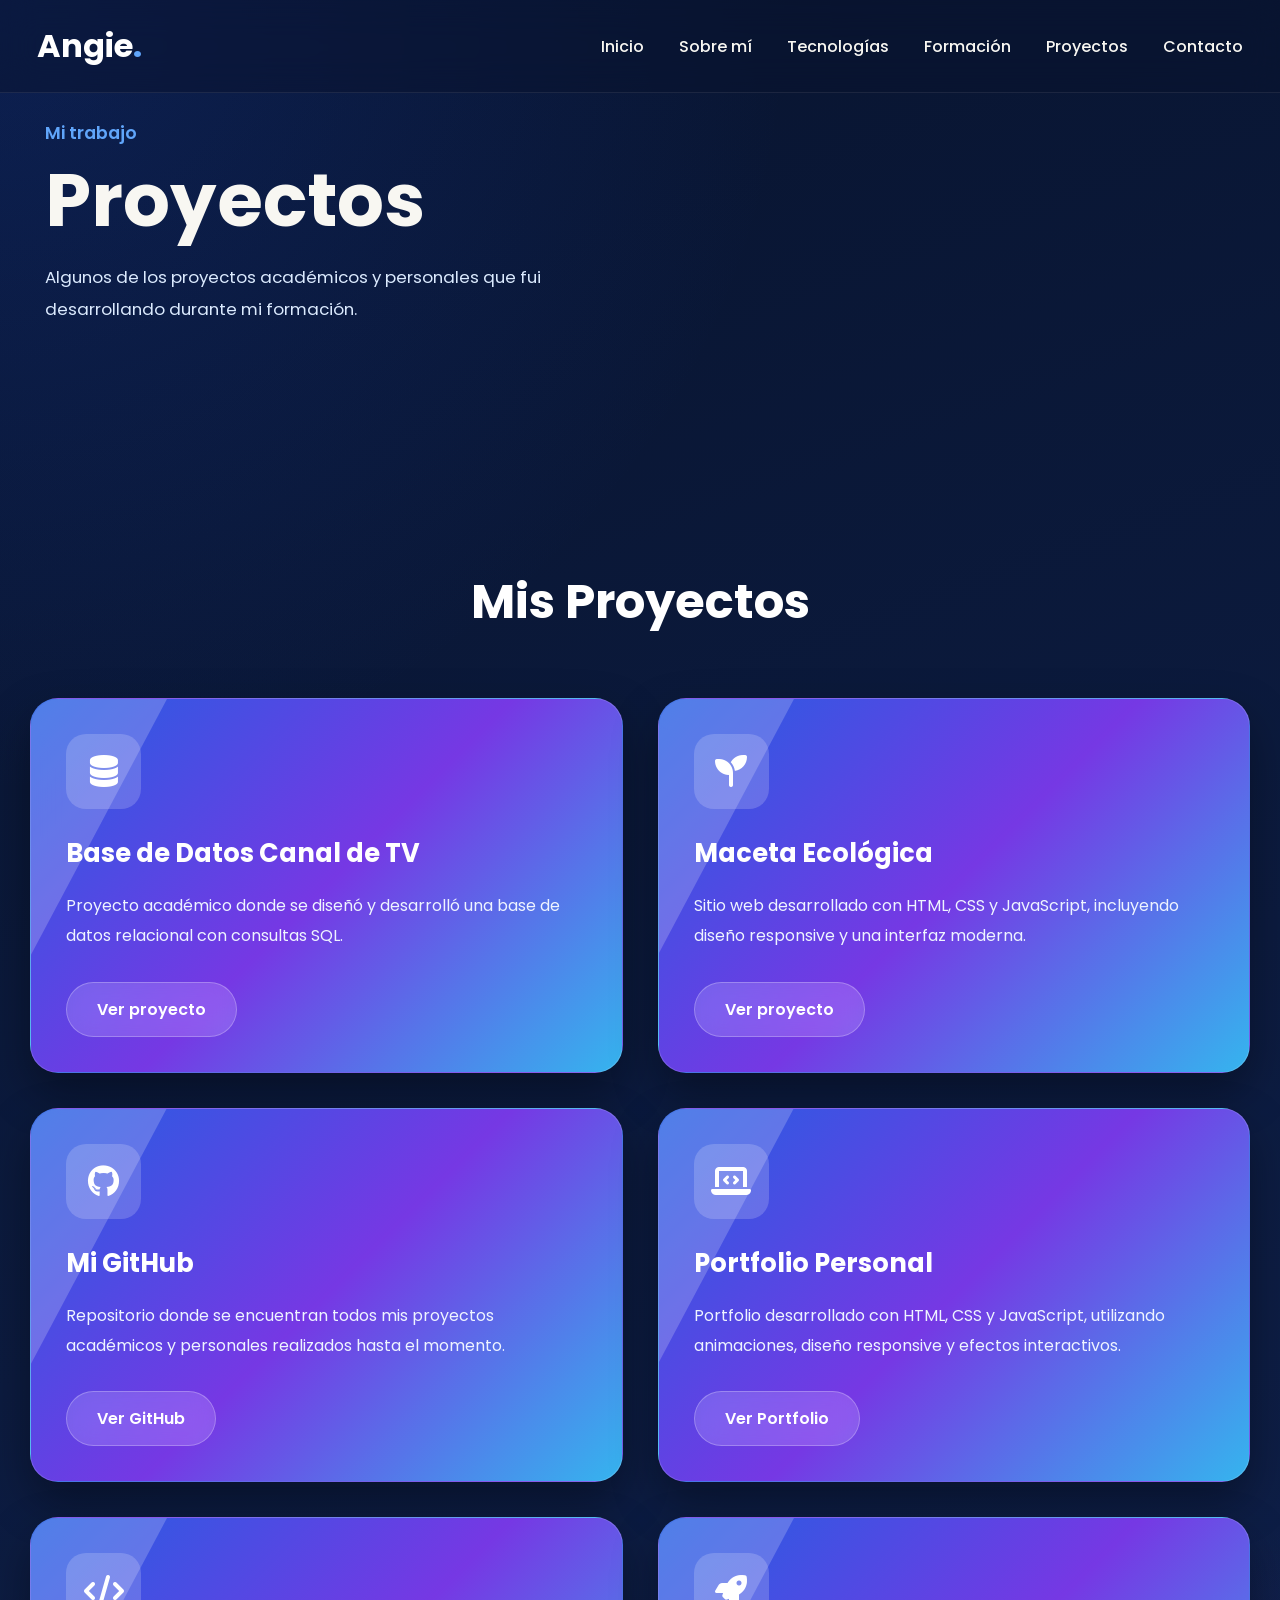
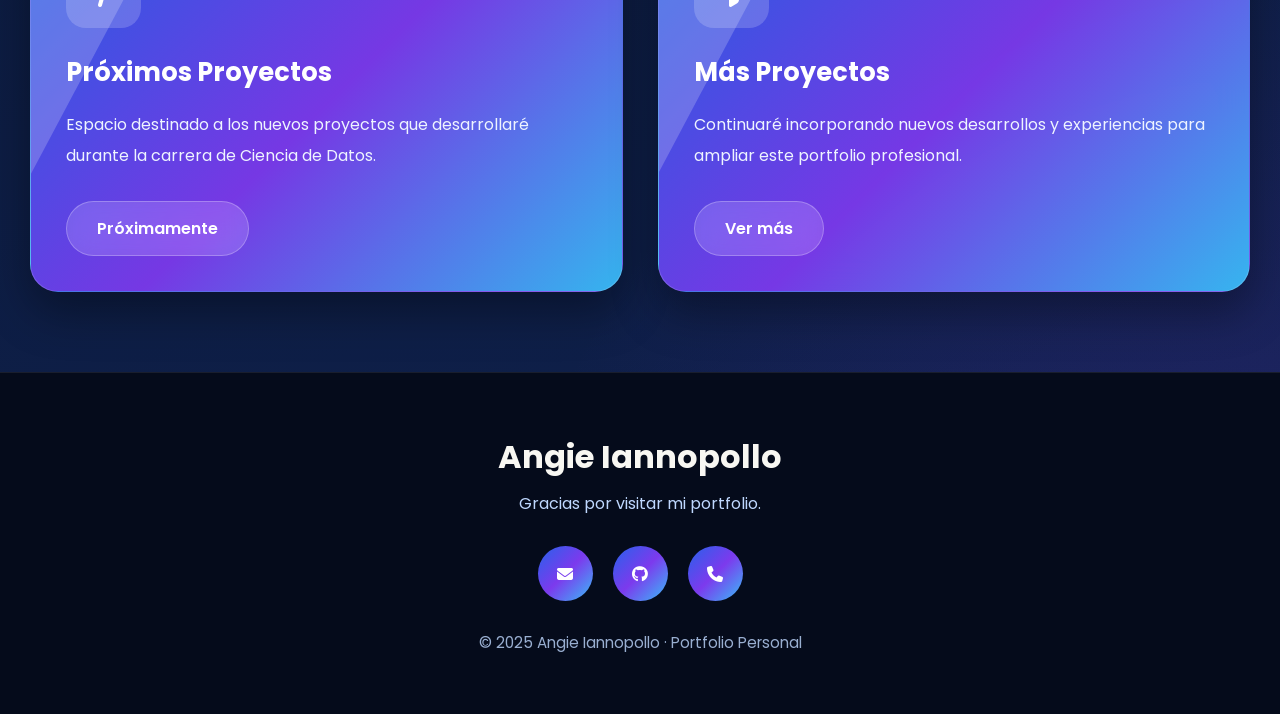
<file: projects.html>
<!DOCTYPE html>
<html lang="es">

<head>

    <meta charset="UTF-8">

    <meta name="viewport" content="width=device-width, initial-scale=1.0">

    <title>Proyectos | Angie Iannopollo</title>

    <link rel="stylesheet" href="style.css">

    <link rel="preconnect" href="https://fonts.googleapis.com">

    <link rel="preconnect" href="https://fonts.gstatic.com" crossorigin>

    <link href="https://fonts.googleapis.com/css2?family=Poppins:wght@300;400;500;600;700&display=swap"
        rel="stylesheet">

    <link rel="stylesheet"
        href="https://cdnjs.cloudflare.com/ajax/libs/font-awesome/6.5.1/css/all.min.css">

</head>

<body>

    <div id="particles"></div>

    <header>

        <nav class="navbar">

            <a href="index.html" class="logo">

                Angie<span>.</span>

            </a>

            <ul class="nav-links">

                <li><a href="index.html">Inicio</a></li>

                <li><a href="index.html#sobremi">Sobre mí</a></li>

                <li><a href="index.html#tecnologias">Tecnologías</a></li>

                <li><a href="index.html#formacion">Formación</a></li>

                <li><a href="projects.html">Proyectos</a></li>

                <li><a href="index.html#contacto">Contacto</a></li>

            </ul>

        </nav>

    </header>

    <section class="hero" style="min-height:40vh;">

        <div class="hero-text">

            <p class="presentacion">

                Mi trabajo

            </p>

            <h1>

                Proyectos

            </h1>

            <p class="descripcion">

                Algunos de los proyectos académicos y personales que fui
                desarrollando durante mi formación.

            </p>

        </div>

    </section>

    <section class="proyectos">

        <h2>Mis Proyectos</h2>

        <div class="cards-proyectos">

            <!-- 1 -->

            <div class="proyecto">

                <i class="fa-solid fa-database"></i>

                <h3>Base de Datos Canal de TV</h3>

                <p>

                    Proyecto académico donde se diseñó y desarrolló una base de
                    datos relacional con consultas SQL.

                </p>

                <a href="https://github.com/AngieIannopollo007/bd_canal_de_television"
                    target="_blank"
                    class="btn-card">

                    Ver proyecto

                </a>

            </div>

            <!-- 2 -->

            <div class="proyecto">

                <i class="fa-solid fa-seedling"></i>

                <h3>Maceta Ecológica</h3>

                <p>

                    Sitio web desarrollado con HTML, CSS y JavaScript,
                    incluyendo diseño responsive y una interfaz moderna.

                </p>

                <a href="https://angieiannopollo007.github.io/Proyecto-Luna-Vicky/"
                    target="_blank"
                    class="btn-card">

                    Ver proyecto

                </a>

            </div>

            <!-- 3 -->

            <div class="proyecto">

                <i class="fa-brands fa-github"></i>

                <h3>Mi GitHub</h3>

                <p>

                    Repositorio donde se encuentran todos mis proyectos
                    académicos y personales realizados hasta el momento.

                </p>

                <a href="https://github.com/AngieIannopollo007"
                    target="_blank"
                    class="btn-card">

                    Ver GitHub

                </a>

            </div>

            <!-- 4 -->

            <div class="proyecto">

                <i class="fa-solid fa-laptop-code"></i>

                <h3>Portfolio Personal</h3>

                <p>

                    Portfolio desarrollado con HTML, CSS y JavaScript,
                    utilizando animaciones, diseño responsive y efectos
                    interactivos.

                </p>

                <a href="index.html"
                    class="btn-card">

                    Ver Portfolio

                </a>

            </div>

            <!-- 5 -->

            <div class="proyecto">

                <i class="fa-solid fa-code"></i>

                <h3>Próximos Proyectos</h3>

                <p>

                    Espacio destinado a los nuevos proyectos que desarrollaré
                    durante la carrera de Ciencia de Datos.

                </p>

                <a href="#"
                    class="btn-card">

                    Próximamente

                </a>

            </div>

            <!-- 6 -->

            <div class="proyecto">

                <i class="fa-solid fa-rocket"></i>

                <h3>Más Proyectos</h3>

                <p>

                    Continuaré incorporando nuevos desarrollos y experiencias
                    para ampliar este portfolio profesional.

                </p>

                <a href="https://github.com/AngieIannopollo007"
                    target="_blank"
                    class="btn-card">

                    Ver más

                </a>

            </div>

        </div>

    </section>

    <footer>

        <h3>Angie Iannopollo</h3>

        <p>

            Gracias por visitar mi portfolio.

        </p>

        <div class="footer-social">

            <a href="mailto:iannopolloangeline@gmail.com">

                <i class="fa-solid fa-envelope"></i>

            </a>

            <a href="https://github.com/AngieIannopollo007"
                target="_blank">

                <i class="fa-brands fa-github"></i>

            </a>

            <a href="tel:+541165873283">

                <i class="fa-solid fa-phone"></i>

            </a>

        </div>

        <p class="copyright">

            © 2025 Angie Iannopollo · Portfolio Personal

        </p>

    </footer>

    <script src="script.js"></script>

</body>

</html>
</file>
<file: style.css>
/*====================================
        PROYECTOS
====================================*/

.proyectos{

    max-width:1300px;

    margin:auto;

    padding:80px 30px;

}

.cards-proyectos{

    display:grid;

    grid-template-columns:repeat(2,1fr);

    gap:35px;

    margin-top:60px;

}

.proyecto{

    position:relative;

    overflow:hidden;

    padding:35px;

    border-radius:28px;

    background:linear-gradient(
    135deg,
    rgba(37,99,235,.95),
    rgba(124,58,237,.95),
    rgba(56,189,248,.95));

    border:1px solid rgba(255,255,255,.15);

    backdrop-filter:blur(18px);

    box-shadow:0 20px 45px rgba(0,0,0,.35);

    transition:.45s;

}

.proyecto::before{

    content:"";

    position:absolute;

    top:-150%;

    left:-60%;

    width:70%;

    height:350%;

    background:rgba(255,255,255,.20);

    transform:rotate(28deg);

    transition:.8s;

}

.proyecto:hover::before{

    left:150%;

}

.proyecto:hover{

    transform:translateY(-12px) scale(1.02);

    box-shadow:0 30px 60px rgba(37,99,235,.45);

}

.proyecto i{

    width:75px;

    height:75px;

    display:flex;

    justify-content:center;

    align-items:center;

    border-radius:20px;

    background:rgba(255,255,255,.18);

    color:white;

    font-size:2rem;

    margin-bottom:25px;

}

.proyecto h3{

    color:white;

    font-size:1.6rem;

    margin-bottom:18px;

}

.proyecto p{

    color:#eef4ff;

    line-height:1.9;

    margin-bottom:30px;

}

.btn-card{

    display:inline-flex;

    align-items:center;

    justify-content:center;

    padding:14px 30px;

    border-radius:50px;

    text-decoration:none;

    font-weight:600;

    color:white;

    background:rgba(255,255,255,.15);

    border:1px solid rgba(255,255,255,.25);

    backdrop-filter:blur(12px);

    transition:.35s;

}

.btn-card:hover{

    background:white;

    color:#2563eb;

    transform:translateY(-5px);

}

/*====================================
        TITULO
====================================*/

.proyectos h2{

    text-align:center;

    font-size:3rem;

    color:white;

    margin-bottom:15px;

}

.hero .descripcion{

    max-width:650px;

}

/*====================================
        RESPONSIVE
====================================*/

@media(max-width:1000px){

.cards-proyectos{

grid-template-columns:1fr;

}

}

@media(max-width:700px){

.proyecto{

padding:28px;

}

.proyecto h3{

font-size:1.35rem;

}

.proyectos h2{

font-size:2.2rem;

}

}



/*==================================================
            ANGIE IANNOPOLLO PORTFOLIO
==================================================*/

:root{

    --bg:#08142f;
    --bg2:#10224f;

    --primary:#3b82f6;
    --secondary:#7c3aed;
    --accent:#38bdf8;

    --white:#ffffff;
    --cream:#F8F7F2;
    --text:#dbeafe;

    --glass:rgba(255,255,255,.08);
    --border:rgba(255,255,255,.12);

    --gradient:linear-gradient(
    135deg,
    #2563eb,
    #7c3aed,
    #38bdf8);

    --shadow:0 20px 45px rgba(0,0,0,.30);

}

*{

    margin:0;
    padding:0;
    box-sizing:border-box;
    scroll-behavior:smooth;

}

body{

    font-family:'Poppins',sans-serif;

    background:
    radial-gradient(circle at top left,#1d4ed833 0%,transparent 30%),
    radial-gradient(circle at bottom right,#7c3aed33 0%,transparent 30%),
    linear-gradient(160deg,var(--bg),var(--bg2));

    color:var(--cream);

    overflow-x:hidden;

}

/*==============================
        SCROLLBAR
==============================*/

::-webkit-scrollbar{

    width:10px;

}

::-webkit-scrollbar-track{

    background:#08142f;

}

::-webkit-scrollbar-thumb{

    background:var(--gradient);

    border-radius:20px;

}

/*==============================
        PARTÍCULAS
==============================*/

#particles{

    position:fixed;

    inset:0;

    overflow:hidden;

    pointer-events:none;

    z-index:-5;

}

.particle{

    position:absolute;

    width:4px;

    height:4px;

    background:white;

    border-radius:50%;

    opacity:.25;

    animation:particleMove linear infinite;

}

@keyframes particleMove{

    from{

        transform:translateY(100vh);

    }

    to{

        transform:translateY(-120vh);

    }

}

/*==============================
        CURSOR GLOW
==============================*/

.cursor-glow{

    width:250px;

    height:250px;

    position:fixed;

    border-radius:50%;

    background:radial-gradient(circle,
    rgba(59,130,246,.20),
    transparent 70%);

    pointer-events:none;

    transform:translate(-50%,-50%);

    z-index:-2;

}

/*==============================
        PRELOADER
==============================*/

#preloader{

    position:fixed;

    inset:0;

    display:flex;

    justify-content:center;

    align-items:center;

    background:linear-gradient(
    135deg,
    #08142f,
    #10224f);

    z-index:99999;

}

.loader{

    text-align:center;

}

.loader h1{

    font-size:4rem;

    color:var(--white);

    margin-bottom:35px;

}

.loader span{

    color:#60a5fa;

}

.barra{

    width:260px;

    height:8px;

    background:rgba(255,255,255,.15);

    border-radius:30px;

    overflow:hidden;

}

.progreso{

    width:0;

    height:100%;

    background:var(--gradient);

    animation:load 2s forwards;

}

@keyframes load{

    100%{

        width:100%;

    }

}

/*==============================
        HEADER
==============================*/

header{

    position:fixed;

    top:0;

    left:0;

    width:100%;

    backdrop-filter:blur(15px);

    background:rgba(10,18,45,.45);

    border-bottom:1px solid rgba(255,255,255,.08);

    z-index:1000;

    transition:.4s;

}

.navbar{

    max-width:1250px;

    margin:auto;

    padding:22px;

    display:flex;

    justify-content:space-between;

    align-items:center;

}

.logo{

    text-decoration:none;

    color:white;

    font-size:2rem;

    font-weight:700;

}

.logo span{

    color:#60a5fa;

}

.nav-links{

    display:flex;

    list-style:none;

    gap:35px;

}

.nav-links a{

    text-decoration:none;

    color:var(--cream);

    font-weight:500;

    position:relative;

    transition:.3s;

}

.nav-links a::after{

    content:"";

    position:absolute;

    left:0;

    bottom:-6px;

    width:0;

    height:3px;

    border-radius:20px;

    background:var(--gradient);

    transition:.35s;

}

.nav-links a:hover{

    color:white;

}

.nav-links a:hover::after{

    width:100%;

}

/*==============================
            HERO
==============================*/

.hero{

    max-width:1250px;

    margin:auto;

    min-height:100vh;

    display:grid;

    grid-template-columns:1.1fr .9fr;

    gap:70px;

    align-items:center;

    padding:120px 30px;

}

.presentacion{

    color:#60a5fa;

    font-size:1.1rem;

    margin-bottom:15px;

    font-weight:600;

}

.hero h1{

    font-size:4.6rem;

    line-height:1.1;

    margin-bottom:20px;

}

.hero h2{

    color:#93c5fd;

    min-height:50px;

    margin-bottom:25px;

}

.descripcion{

    color:#dbeafe;

    line-height:1.9;

    font-size:1.05rem;

    margin-bottom:40px;

}

/*==============================
        BOTONES
==============================*/

.botones{

    display:flex;

    gap:20px;

    flex-wrap:wrap;

}

.btn,
.btn-secundario{

    padding:15px 35px;

    border-radius:50px;

    text-decoration:none;

    font-weight:600;

    transition:.35s;

}

.btn{

    background:var(--gradient);

    color:white;

    box-shadow:var(--shadow);

}

.btn:hover{

    transform:translateY(-6px);

}

.btn-secundario{

    border:2px solid #60a5fa;

    color:white;

}

.btn-secundario:hover{

    background:var(--gradient);

    border-color:transparent;

}

/*==============================
            FOTO
==============================*/

.hero-img{

    display:flex;

    justify-content:center;

}

.hero-img img{

    width:360px;

    border-radius:35px;

    border:2px solid rgba(255,255,255,.15);

    box-shadow:var(--shadow);

    animation:float 5s ease-in-out infinite;

}

@keyframes float{

    0%{

        transform:translateY(0);

    }

    50%{

        transform:translateY(-18px);

    }

    100%{

        transform:translateY(0);

    }

}

/*==============================
        SECCIONES
==============================*/

section{

    padding:100px 30px;

}

section h2{

    text-align:center;

    font-size:2.8rem;

    margin-bottom:60px;

    color:var(--cream);

}

/*==============================
        SOBRE MI
==============================*/

#sobremi{

    max-width:1250px;

    margin:auto;

}

.burbujas{

    display:grid;

    grid-template-columns:repeat(2,1fr);

    gap:25px;

}

.burbuja{

    display:flex;

    align-items:center;

    gap:18px;

    padding:22px 28px;

    border-radius:20px;

    background:var(--glass);

    border:1px solid var(--border);

    backdrop-filter:blur(15px);

    transition:.35s;

    position:relative;

    overflow:hidden;

}

.burbuja::before{

    content:"";

    position:absolute;

    inset:0;

    background:var(--gradient);

    opacity:0;

    transition:.35s;

    z-index:-1;

}

.burbuja:hover{

    transform:translateY(-8px);

}

.burbuja:hover::before{

    opacity:1;

}

.burbuja i{

    width:55px;

    height:55px;

    display:flex;

    justify-content:center;

    align-items:center;

    border-radius:50%;

    background:white;

    color:#2563eb;

    font-size:1.3rem;

}

.burbuja span{

    font-size:1.05rem;

    font-weight:500;

}

/*==============================
        TECNOLOGÍAS
==============================*/

.skills{

    max-width:900px;

    margin:auto;

    display:flex;

    flex-direction:column;

    gap:30px;

}

.skill{

    background:rgba(255,255,255,.05);

    padding:20px;

    border-radius:18px;

    border:1px solid rgba(255,255,255,.08);

    backdrop-filter:blur(12px);

}

.skill-info{

    display:flex;

    justify-content:space-between;

    margin-bottom:12px;

    font-weight:600;

    color:white;

}

.progress{

    width:100%;

    height:14px;

    border-radius:30px;

    overflow:hidden;

    background:rgba(255,255,255,.10);

}

.progress-bar{

    width:0;

    height:100%;

    border-radius:30px;

    background:var(--gradient);

    box-shadow:0 0 20px rgba(59,130,246,.5);

    transition:2s ease;

}

.progress-bar.html{

    width:90%;

}

.progress-bar.css{

    width:85%;

}

.progress-bar.js{

    width:75%;

}

.progress-bar.sql{

    width:80%;

}

.progress-bar.c{

    width:70%;

}

.progress-bar.autocad{

    width:75%;

}

.progress-bar.solidworks{

    width:75%;

}

/*==============================
        FORMACIÓN
==============================*/

.educacion{

    max-width:1100px;

    margin:auto;

}

.timeline{

    position:relative;

    padding-left:45px;

}

.timeline::before{

    content:"";

    position:absolute;

    left:10px;

    top:0;

    width:4px;

    height:100%;

    border-radius:30px;

    background:var(--gradient);

}

.evento{

    display:flex;

    align-items:flex-start;

    margin-bottom:45px;

}

.circulo{

    width:22px;

    height:22px;

    background:#60a5fa;

    border-radius:50%;

    margin-right:25px;

    flex-shrink:0;

    box-shadow:0 0 20px #60a5fa;

}

.contenido{

    width:100%;

    background:var(--glass);

    border:1px solid var(--border);

    backdrop-filter:blur(15px);

    border-radius:20px;

    padding:28px;

    transition:.35s;

}

.contenido:hover{

    transform:translateX(8px);

}

.contenido h3{

    color:white;

    margin-bottom:10px;

}

.contenido p{

    color:var(--text);

    line-height:1.8;

    margin-bottom:15px;

}

.contenido span{

    color:#7dd3fc;

    font-weight:600;

}

/*==============================
        CV
==============================*/

.cv-section{

    display:flex;

    justify-content:center;

}

.cv-card{

    max-width:650px;

    text-align:center;

    padding:50px;

    border-radius:30px;

    background:var(--glass);

    border:1px solid var(--border);

    backdrop-filter:blur(20px);

}

.cv-card i{

    font-size:4rem;

    margin-bottom:25px;

    background:var(--gradient);

    -webkit-background-clip:text;

    -webkit-text-fill-color:transparent;

}

.cv-card p{

    color:var(--text);

    line-height:1.8;

    margin:25px 0 35px;

}

.cv-btn{

    display:inline-block;

    text-decoration:none;

    color:white;

    padding:15px 35px;

    border-radius:50px;

    background:var(--gradient);

    font-weight:600;

    transition:.35s;

}

.cv-btn:hover{

    transform:translateY(-6px);

    box-shadow:var(--shadow);

}

/*==============================
            FRASE
==============================*/

.frase{

    max-width:1000px;

    margin:40px auto 100px;

    text-align:center;

}

.frase blockquote{

    font-size:2rem;

    font-style:italic;

    color:var(--cream);

    line-height:1.7;

    font-weight:600;

    position:relative;

}

.frase blockquote::before{

    content:"“";

    font-size:5rem;

    color:#60a5fa;

    position:absolute;

    left:-35px;

    top:-40px;

    opacity:.4;

}

/*==============================
            CONTACTO
==============================*/

.contacto{

    background:linear-gradient(
    135deg,
    rgba(37,99,235,.15),
    rgba(124,58,237,.20));

    backdrop-filter:blur(20px);

}

.contact-grid{

    max-width:1000px;

    margin:auto;

    display:grid;

    grid-template-columns:repeat(2,1fr);

    gap:25px;

}

.contact-grid a{

    display:flex;

    align-items:center;

    gap:18px;

    text-decoration:none;

    color:var(--cream);

    padding:22px;

    border-radius:20px;

    background:var(--glass);

    border:1px solid var(--border);

    backdrop-filter:blur(20px);

    transition:.35s;

}

.contact-grid a:hover{

    transform:translateY(-8px);

    background:var(--gradient);

}

.contact-grid i{

    width:55px;

    height:55px;

    display:flex;

    justify-content:center;

    align-items:center;

    border-radius:50%;

    background:white;

    color:#2563eb;

    font-size:1.3rem;

}

/*==============================
            FOOTER
==============================*/

footer{

    text-align:center;

    padding:60px 20px;

    background:#050b1b;

    border-top:1px solid rgba(255,255,255,.08);

}

footer h3{

    font-size:2rem;

    margin-bottom:10px;

}

footer p{

    color:#bfd8ff;

}

.footer-social{

    display:flex;

    justify-content:center;

    gap:20px;

    margin:30px 0;

}

.footer-social a{

    width:55px;

    height:55px;

    display:flex;

    justify-content:center;

    align-items:center;

    text-decoration:none;

    color:white;

    border-radius:50%;

    background:var(--gradient);

    transition:.35s;

}

.footer-social a:hover{

    transform:translateY(-8px) rotate(360deg);

}

.copyright{

    font-size:.95rem;

    opacity:.8;

}

/*==============================
        BOTÓN SUBIR
==============================*/

.top-btn{

    position:fixed;

    right:30px;

    bottom:30px;

    width:60px;

    height:60px;

    border:none;

    border-radius:50%;

    background:var(--gradient);

    color:white;

    font-size:1.4rem;

    cursor:pointer;

    box-shadow:var(--shadow);

    transition:.35s;

    opacity:0;

    pointer-events:none;

    z-index:999;

}

.top-btn:hover{

    transform:translateY(-6px) scale(1.1);

}

/*==============================
        ANIMACIONES
==============================*/

.fade{

    opacity:0;

    transform:translateY(70px);

    transition:1s;

}

.fade.show{

    opacity:1;

    transform:translateY(0);

}

@keyframes pulse{

    0%{

        box-shadow:0 0 0 rgba(56,189,248,.3);

    }

    50%{

        box-shadow:0 0 30px rgba(56,189,248,.5);

    }

    100%{

        box-shadow:0 0 0 rgba(56,189,248,.3);

    }

}

.btn,
.cv-btn{

    animation:pulse 3s infinite;

}

/*==============================
        RESPONSIVE
==============================*/

@media(max-width:1000px){

.hero{

grid-template-columns:1fr;

text-align:center;

}

.hero-img{

order:-1;

margin-bottom:40px;

}

.burbujas{

grid-template-columns:1fr;

}

.contact-grid{

grid-template-columns:1fr;

}

}

@media(max-width:768px){

.navbar{

flex-direction:column;

gap:20px;

}

.nav-links{

flex-wrap:wrap;

justify-content:center;

gap:18px;

}

.hero h1{

font-size:3rem;

}

.hero-img img{

width:260px;

}

section{

padding:80px 20px;

}

.cv-card{

padding:35px 25px;

}

.frase blockquote{

font-size:1.4rem;

}

.footer-social{

flex-wrap:wrap;

}

}/*==============================
            FRASE
==============================*/

.frase{

    max-width:1000px;

    margin:40px auto 100px;

    text-align:center;

}

.frase blockquote{

    font-size:2rem;

    font-style:italic;

    color:var(--cream);

    line-height:1.7;

    font-weight:600;

    position:relative;

}

.frase blockquote::before{

    content:"“";

    font-size:5rem;

    color:#60a5fa;

    position:absolute;

    left:-35px;

    top:-40px;

    opacity:.4;

}

/*==============================
            CONTACTO
==============================*/

.contacto{

    background:linear-gradient(
    135deg,
    rgba(37,99,235,.15),
    rgba(124,58,237,.20));

    backdrop-filter:blur(20px);

}

.contact-grid{

    max-width:1000px;

    margin:auto;

    display:grid;

    grid-template-columns:repeat(2,1fr);

    gap:25px;

}

.contact-grid a{

    display:flex;

    align-items:center;

    gap:18px;

    text-decoration:none;

    color:var(--cream);

    padding:22px;

    border-radius:20px;

    background:var(--glass);

    border:1px solid var(--border);

    backdrop-filter:blur(20px);

    transition:.35s;

}

.contact-grid a:hover{

    transform:translateY(-8px);

    background:var(--gradient);

}

.contact-grid i{

    width:55px;

    height:55px;

    display:flex;

    justify-content:center;

    align-items:center;

    border-radius:50%;

    background:white;

    color:#2563eb;

    font-size:1.3rem;

}

/*==============================
            FOOTER
==============================*/

footer{

    text-align:center;

    padding:60px 20px;

    background:#050b1b;

    border-top:1px solid rgba(255,255,255,.08);

}

footer h3{

    font-size:2rem;

    margin-bottom:10px;

}

footer p{

    color:#bfd8ff;

}

.footer-social{

    display:flex;

    justify-content:center;

    gap:20px;

    margin:30px 0;

}

.footer-social a{

    width:55px;

    height:55px;

    display:flex;

    justify-content:center;

    align-items:center;

    text-decoration:none;

    color:white;

    border-radius:50%;

    background:var(--gradient);

    transition:.35s;

}

.footer-social a:hover{

    transform:translateY(-8px) rotate(360deg);

}

.copyright{

    font-size:.95rem;

    opacity:.8;

}

/*==============================
        BOTÓN SUBIR
==============================*/

.top-btn{

    position:fixed;

    right:30px;

    bottom:30px;

    width:60px;

    height:60px;

    border:none;

    border-radius:50%;

    background:var(--gradient);

    color:white;

    font-size:1.4rem;

    cursor:pointer;

    box-shadow:var(--shadow);

    transition:.35s;

    opacity:0;

    pointer-events:none;

    z-index:999;

}

.top-btn:hover{

    transform:translateY(-6px) scale(1.1);

}

/*==============================
        ANIMACIONES
==============================*/

.fade{

    opacity:0;

    transform:translateY(70px);

    transition:1s;

}

.fade.show{

    opacity:1;

    transform:translateY(0);

}

@keyframes pulse{

    0%{

        box-shadow:0 0 0 rgba(56,189,248,.3);

    }

    50%{

        box-shadow:0 0 30px rgba(56,189,248,.5);

    }

    100%{

        box-shadow:0 0 0 rgba(56,189,248,.3);

    }

}

.btn,
.cv-btn{

    animation:pulse 3s infinite;

}

/*==============================
        RESPONSIVE
==============================*/

@media(max-width:1000px){

.hero{

grid-template-columns:1fr;

text-align:center;

}

.hero-img{

order:-1;

margin-bottom:40px;

}

.burbujas{

grid-template-columns:1fr;

}

.contact-grid{

grid-template-columns:1fr;

}

}

@media(max-width:768px){

.navbar{

flex-direction:column;

gap:20px;

}

.nav-links{

flex-wrap:wrap;

justify-content:center;

gap:18px;

}

.hero h1{

font-size:3rem;

}

.hero-img img{

width:260px;

}

section{

padding:80px 20px;

}

.cv-card{

padding:35px 25px;

}

.frase blockquote{

font-size:1.4rem;

}

.footer-social{

flex-wrap:wrap;

}

}
</file>
